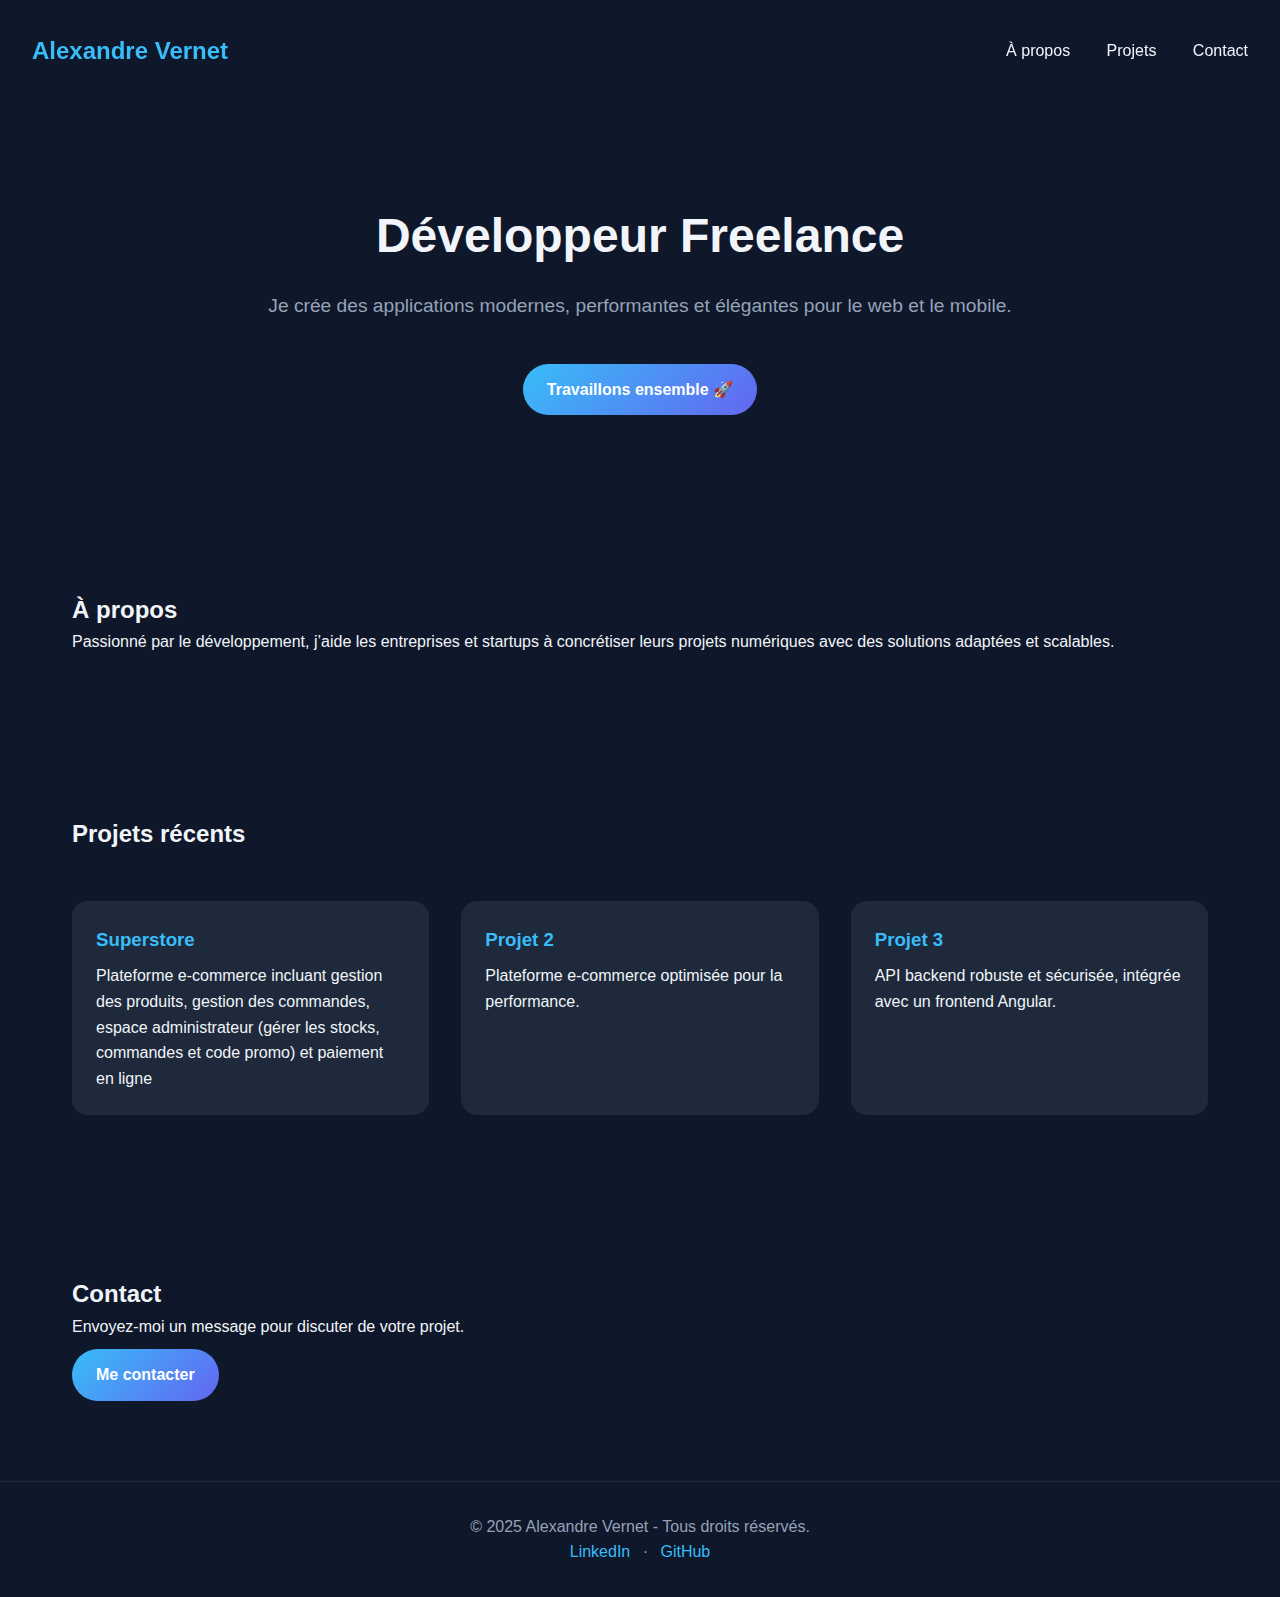
<file: index.html>
<!doctype html>
<html lang="fr">
<head>
    <meta charset="UTF-8">
    <meta name="viewport" content="width=device-width, initial-scale=1">
    <title>Portfolio Freelance - Alexandre Vernet</title>
    <link rel="stylesheet" href="style.css">

    <!-- SEO -->
    <meta name="description"
          content="Portfolio de Alexandre Vernet, développeur freelance spécialisé en applications web modernes, performantes et élégantes.">
    <meta name="keywords"
          content="Alexandre Vernet, développeur freelance, portfolio, web, application, Angular, Java, Spring Boot, React">
    <meta name="author" content="Alexandre Vernet">

    <!-- Open Graph pour réseaux sociaux -->
    <meta property="og:title" content="Portfolio Freelance - Alexandre Vernet">
    <meta property="og:description"
          content="Découvrez mes projets et contactez-moi pour vos besoins en développement web et mobile.">
    <meta property="og:type" content="website">
    <meta property="og:url" content="https://alexandre-vernet.fr/">
    <meta property="og:image" content="https://tonsite.com/preview.png">

    <!-- Favicon -->
    <link rel="icon" href="favicon.png" type="image/png">
</head>
<body>
<header>
    <h1>Alexandre Vernet</h1>
    <nav>
        <a href="#about">À propos</a>
        <a href="#projects">Projets</a>
        <a href="#contact">Contact</a>
    </nav>
</header>

<section class="hero">
    <h2>Développeur Freelance</h2>
    <p>Je crée des applications modernes, performantes et élégantes pour le web et le mobile.</p>
    <a href="#contact" class="btn">Travaillons ensemble 🚀</a>
</section>

<section id="about">
    <h2>À propos</h2>
    <p>Passionné par le développement, j’aide les entreprises et startups à concrétiser leurs projets numériques avec
        des solutions adaptées et scalables.</p>
</section>

<section id="projects">
    <h2>Projets récents</h2>
    <div class="projects">
        <div class="card">
            <h3>Superstore</h3>
            <p>Plateforme e-commerce incluant gestion des produits, gestion des commandes, espace administrateur (gérer
                les stocks, commandes et code promo) et paiement en ligne</p>
        </div>
        <div class="card">
            <h3>Projet 2</h3>
            <p>Plateforme e-commerce optimisée pour la performance.</p>
        </div>
        <div class="card">
            <h3>Projet 3</h3>
            <p>API backend robuste et sécurisée, intégrée avec un frontend Angular.</p>
        </div>
    </div>
</section>

<section id="contact">
    <h2>Contact</h2>
    <p>Envoyez-moi un message pour discuter de votre projet.</p>
    <a href="mailto:alex.dev@email.com" class="btn">Me
        contacter
    </a>
</section>

<footer>
    <p>© 2025 Alexandre Vernet - Tous droits réservés.</p>
    <p>
        <a href="https://www.linkedin.com/in/alexandre-vernet-60b6831a3/" target="_blank">LinkedIn</a> ·
        <a href="https://github.com/Alexandre-Vernet" target="_blank">GitHub</a>
    </p>
</footer>
</body>
</html>
</file>
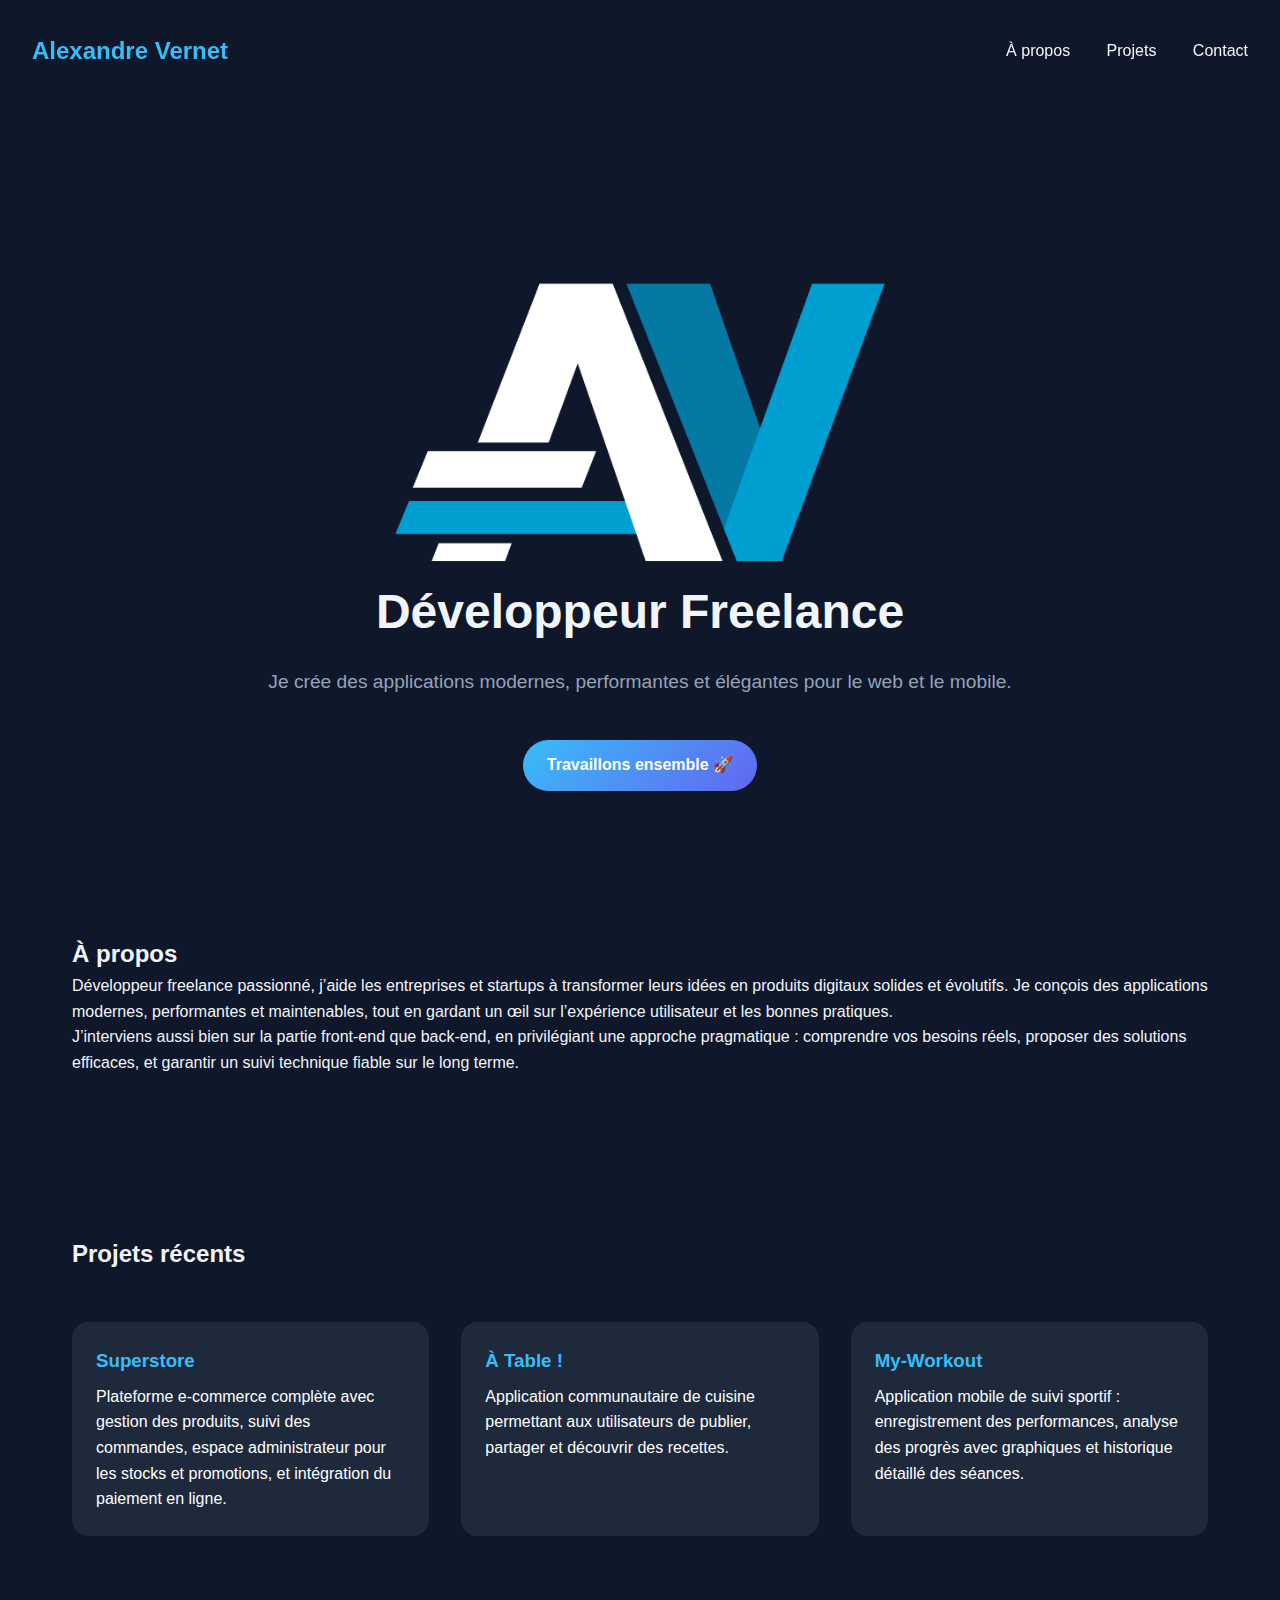
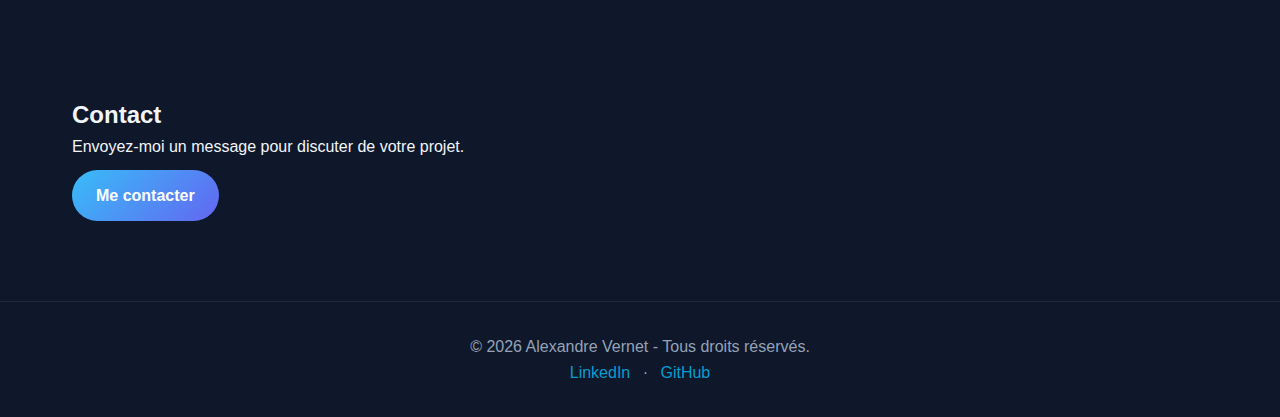
<file: src/index.html>
<!doctype html>
<html lang="fr">
<head>
    <meta charset="UTF-8">
    <meta name="viewport" content="width=device-width, initial-scale=1">
    <title>Portfolio Freelance - Alexandre Vernet</title>
    <link rel="stylesheet" href="style.css">
    <link rel="stylesheet" href="media-queries.css">
    <meta name="description"
          content="Portfolio de Alexandre Vernet, développeur freelance spécialisé en applications web modernes, performantes et élégantes.">
    <meta name="keywords"
          content="Alexandre Vernet, développeur freelance, portfolio, web, application, Angular, Java, Spring Boot, React">
    <meta name="author" content="Alexandre Vernet">
    <meta property="og:title" content="Portfolio Freelance - Alexandre Vernet">
    <meta property="og:description"
          content="Découvrez mes projets et contactez-moi pour vos besoins en développement web et mobile.">
    <meta property="og:type" content="website">
    <meta property="og:url" content="https://alexandre-vernet.fr/">
    <meta property="og:image" content="https://alexandre-vernet.fr/assets/Logo%20blanc%201200x630.png">
    <link rel="icon" href="../assets/Logo%20noir.png" type="image/png">
</head>
<body>
<header>
    <h1>Alexandre Vernet</h1>
    <nav id="nav-menu">
        <a href="#about" onclick="hideHamburger()">À propos</a>
        <a href="#projects" onclick="hideHamburger()">Projets</a>
        <a href="#contact" onclick="hideHamburger()">Contact</a>
    </nav>

    <div class="hamburger" id="hamburger" onclick="hideHamburger()">
        <span></span>
        <span></span>
        <span></span>
    </div>
</header>


<section class="hero">
    <img class="logo" src="../assets/Logo%20blanc.png" alt="logo">
    <h2>Développeur Freelance</h2>
    <p>Je crée des applications modernes, performantes et élégantes pour le web et le mobile.</p>
    <a href="#contact" class="btn">Travaillons ensemble 🚀</a>
</section>

<section id="about">
    <h2>À propos</h2>
    <p>
        Développeur freelance passionné, j’aide les entreprises et startups à transformer leurs idées en produits
        digitaux solides et évolutifs.
        Je conçois des applications modernes, performantes et maintenables, tout en gardant un œil sur
        l’expérience utilisateur et les bonnes pratiques.
    </p>
    <p>
        J’interviens aussi bien sur la partie front-end que back-end, en privilégiant une approche pragmatique :
        comprendre vos besoins réels, proposer des solutions efficaces, et garantir un suivi technique fiable sur le
        long terme.
    </p>
</section>


<section id="projects">
    <h2>Projets récents</h2>
    <div class="projects">
        <div class="card">
            <a href="https://superstore.alexandre-vernet.fr/" target="_blank">
                <h3>Superstore</h3>
                <p>Plateforme e-commerce complète avec gestion des produits, suivi des commandes, espace administrateur
                    pour les stocks et promotions, et intégration du paiement en ligne.</p>
            </a>
        </div>
        <div class="card">
            <a href="https://a-table.alexandre-vernet.fr/" target="_blank">
                <h3>À Table !</h3>
                <p>Application communautaire de cuisine permettant aux utilisateurs de publier, partager et découvrir
                    des
                    recettes.</p>
            </a>
        </div>
        <div class="card">
            <a href="https://my-workout.alexandre-vernet.fr/" target="_blank">
                <h3>My-Workout</h3>
                <p>Application mobile de suivi sportif : enregistrement des performances, analyse des progrès avec
                    graphiques et historique détaillé des séances.</p>
            </a>
        </div>
    </div>
</section>

<section id="contact">
    <h2>Contact</h2>
    <p>Envoyez-moi un message pour discuter de votre projet.</p>
    <a href="mailto:avernet.dev@gmail.com" class="btn">Me contacter</a>
</section>

<footer>
    <p>© <span id="current-year">2025</span> Alexandre Vernet - Tous droits réservés.</p>
    <p>
        <a href="https://www.linkedin.com/in/alexandre-vernet-60b6831a3/" target="_blank">LinkedIn</a> ·
        <a href="https://github.com/Alexandre-Vernet" target="_blank">GitHub</a>
    </p>
</footer>
<script src="main.js"></script>
</body>
</html>
</file>
<file: style.css>
* {
    margin: 0;
    padding: 0;
    box-sizing: border-box;
}

body {
    font-family: 'Segoe UI', Roboto, sans-serif;
    background: #0f172a;
    color: #f1f5f9;
    line-height: 1.6;
}

header {
    display: flex;
    justify-content: space-between;
    align-items: center;
    padding: 2rem;
    position: sticky;
    top: 0;
    background: rgba(15, 23, 42, 0.9);
    backdrop-filter: blur(10px);
}

header h1 {
    font-size: 1.5rem;
    font-weight: bold;
    color: #38bdf8;
}

nav a {
    margin-left: 2rem;
    text-decoration: none;
    color: #f1f5f9;
    font-weight: 500;
    transition: color 0.3s;
}

nav a:hover {
    color: #38bdf8;
}

section {
    padding: 5rem 2rem;
    max-width: 1200px;
    margin: auto;
}

.hero {
    text-align: center;
    padding: 6rem 2rem;
}

.hero h2 {
    font-size: 3rem;
    margin-bottom: 1rem;
}

.hero p {
    font-size: 1.2rem;
    margin-bottom: 2rem;
    color: #94a3b8;
}

.btn {
    display: inline-block;
    background: linear-gradient(135deg, #38bdf8, #6366f1);
    color: white;
    padding: 0.8rem 1.5rem;
    border-radius: 9999px;
    font-weight: bold;
    text-decoration: none;
    transition: transform 0.3s, box-shadow 0.3s;
}

.btn:hover {
    transform: translateY(-3px);
    box-shadow: 0 10px 20px rgba(56, 189, 248, 0.4);
}

.projects {
    display: grid;
    grid-template-columns: repeat(auto-fit, minmax(280px, 1fr));
    gap: 2rem;
    margin-top: 3rem;
}

.card {
    background: #1e293b;
    border-radius: 1rem;
    padding: 1.5rem;
    transition: transform 0.3s, box-shadow 0.3s;
}

.card:hover {
    transform: translateY(-5px);
    box-shadow: 0 10px 20px rgba(0, 0, 0, 0.4);
}

.card h3 {
    margin-bottom: 0.5rem;
    color: #38bdf8;
}

.btn {
    display: inline-block;
    background: linear-gradient(135deg, #38bdf8, #6366f1);
    color: white;
    padding: 0.8rem 1.5rem;
    border-radius: 9999px;
    font-weight: bold;
    text-decoration: none;
    transition: transform 0.3s, box-shadow 0.3s;
    margin-top: 10px;
}

.btn:hover {
    transform: translateY(-3px);
    box-shadow: 0 10px 20px rgba(56, 189, 248, 0.4);
}

footer {
    text-align: center;
    padding: 2rem;
    color: #94a3b8;
    border-top: 1px solid #1e293b;
}

footer a {
    color: #38bdf8;
    text-decoration: none;
    margin: 0 0.5rem;
}

footer a:hover {
    text-decoration: underline;
}

/* Accessibilité : cacher labels visuels */
.sr-only {
    position: absolute;
    left: -9999px;
}
</file>
<file: src/style.css>
* {
    margin: 0;
    padding: 0;
    box-sizing: border-box;
    scroll-behavior: smooth;
}

body {
    font-family: 'Segoe UI', Roboto, sans-serif;
    background: #0f172a;
    color: #f1f5f9;
    line-height: 1.6;
}

header {
    display: flex;
    justify-content: space-between;
    align-items: center;
    padding: 2rem;
    position: sticky;
    top: 0;
    background: rgba(15, 23, 42, 0.9);
    backdrop-filter: blur(10px);
    z-index: 1000;
}

header h1 {
    font-size: 1.5rem;
    font-weight: bold;
    color: #38bdf8;
}

header nav a {
    margin-left: 2rem;
    text-decoration: none;
    color: #f1f5f9;
    font-weight: 500;
    transition: color 0.3s;
}

header nav a:hover {
    color: #38bdf8;
}

.hamburger {
    display: none;
    flex-direction: column;
    justify-content: space-between;
    width: 25px;
    height: 18px;
    cursor: pointer;
}

.hamburger span {
    height: 3px;
    width: 100%;
    background: #f1f5f9;
    border-radius: 10px;
    transition: all 0.3s ease;
}

.hamburger.active span:nth-child(1) {
    transform: rotate(45deg) translateY(10px);
}

.hamburger.active span:nth-child(2) {
    opacity: 0;
}

.hamburger.active span:nth-child(3) {
    transform: rotate(-45deg) translateY(-10px);
}

section {
    padding: 5rem 2rem;
    max-width: 1200px;
    margin: auto;
}

.hero {
    text-align: center;
    padding: 4rem 2rem;
}

.hero .logo {
    height: 500px;
    width: 500px;
}

.hero h2 {
    font-size: 3rem;
    margin-top: -100px;
    margin-bottom: 1rem;
}

.hero p {
    font-size: 1.2rem;
    margin-bottom: 2rem;
    color: #94a3b8;
}

.projects {
    display: grid;
    grid-template-columns: repeat(auto-fit, minmax(280px, 1fr));
    gap: 2rem;
    margin-top: 3rem;
}

.card {
    background: #1e293b;
    border-radius: 1rem;
    padding: 1.5rem;
    transition: transform 0.3s, box-shadow 0.3s;
}

.card:hover {
    transform: translateY(-5px);
    box-shadow: 0 10px 20px rgba(0, 0, 0, 0.4);
}

.card a {
    color: #38bdf8;
    text-underline: none;
    text-decoration: none;
}

.card h3 {
    margin-bottom: 0.5rem;
    color: #38bdf8;
}
.card p {
    color: white;
}

.btn {
    display: inline-block;
    background: linear-gradient(135deg, #38bdf8, #6366f1);
    color: white;
    padding: 0.8rem 1.5rem;
    border-radius: 9999px;
    font-weight: bold;
    text-decoration: none;
    transition: transform 0.3s, box-shadow 0.3s;
    margin-top: 10px;
}

.btn:hover {
    transform: translateY(-3px);
    box-shadow: 0 10px 20px rgba(56, 189, 248, 0.4);
}

footer {
    text-align: center;
    padding: 2rem;
    color: #94a3b8;
    border-top: 1px solid #1e293b;
}

footer a {
    color: #009fd2;
    text-decoration: none;
    margin: 0 0.5rem;
}

footer a:hover {
    text-decoration: underline;
}

.sr-only {
    position: absolute;
    left: -9999px;
}
</file>
<file: src/media-queries.css>
@media (max-width: 600px) {
    .hero {
        padding: 2rem 2rem;
    }
    .hero .logo {
        width: 300px;
        height: 300px;
    }

    .hero h2 {
        font-size: 2rem;
        margin-top: -50px;
    }
}


@media (max-width: 540px) {
    header nav {
        display: none;
        position: absolute;
        top: 70px;
        left: 0;
        width: 100%;
        background: rgba(15, 23, 42, 0.95);
        flex-direction: column;
        align-items: center;
        padding: 1.5rem 0;
        gap: 1rem;
        border-top: 1px solid #1e293b;
    }

    header nav.show {
        display: flex;
    }

    .hamburger {
        display: flex;
    }


    header nav a {
        font-size: 1rem;
    }
}

@media (max-width: 330px) {
    .hero .logo {
        width: 200px;
        height: 200px;
    }
}
</file>
